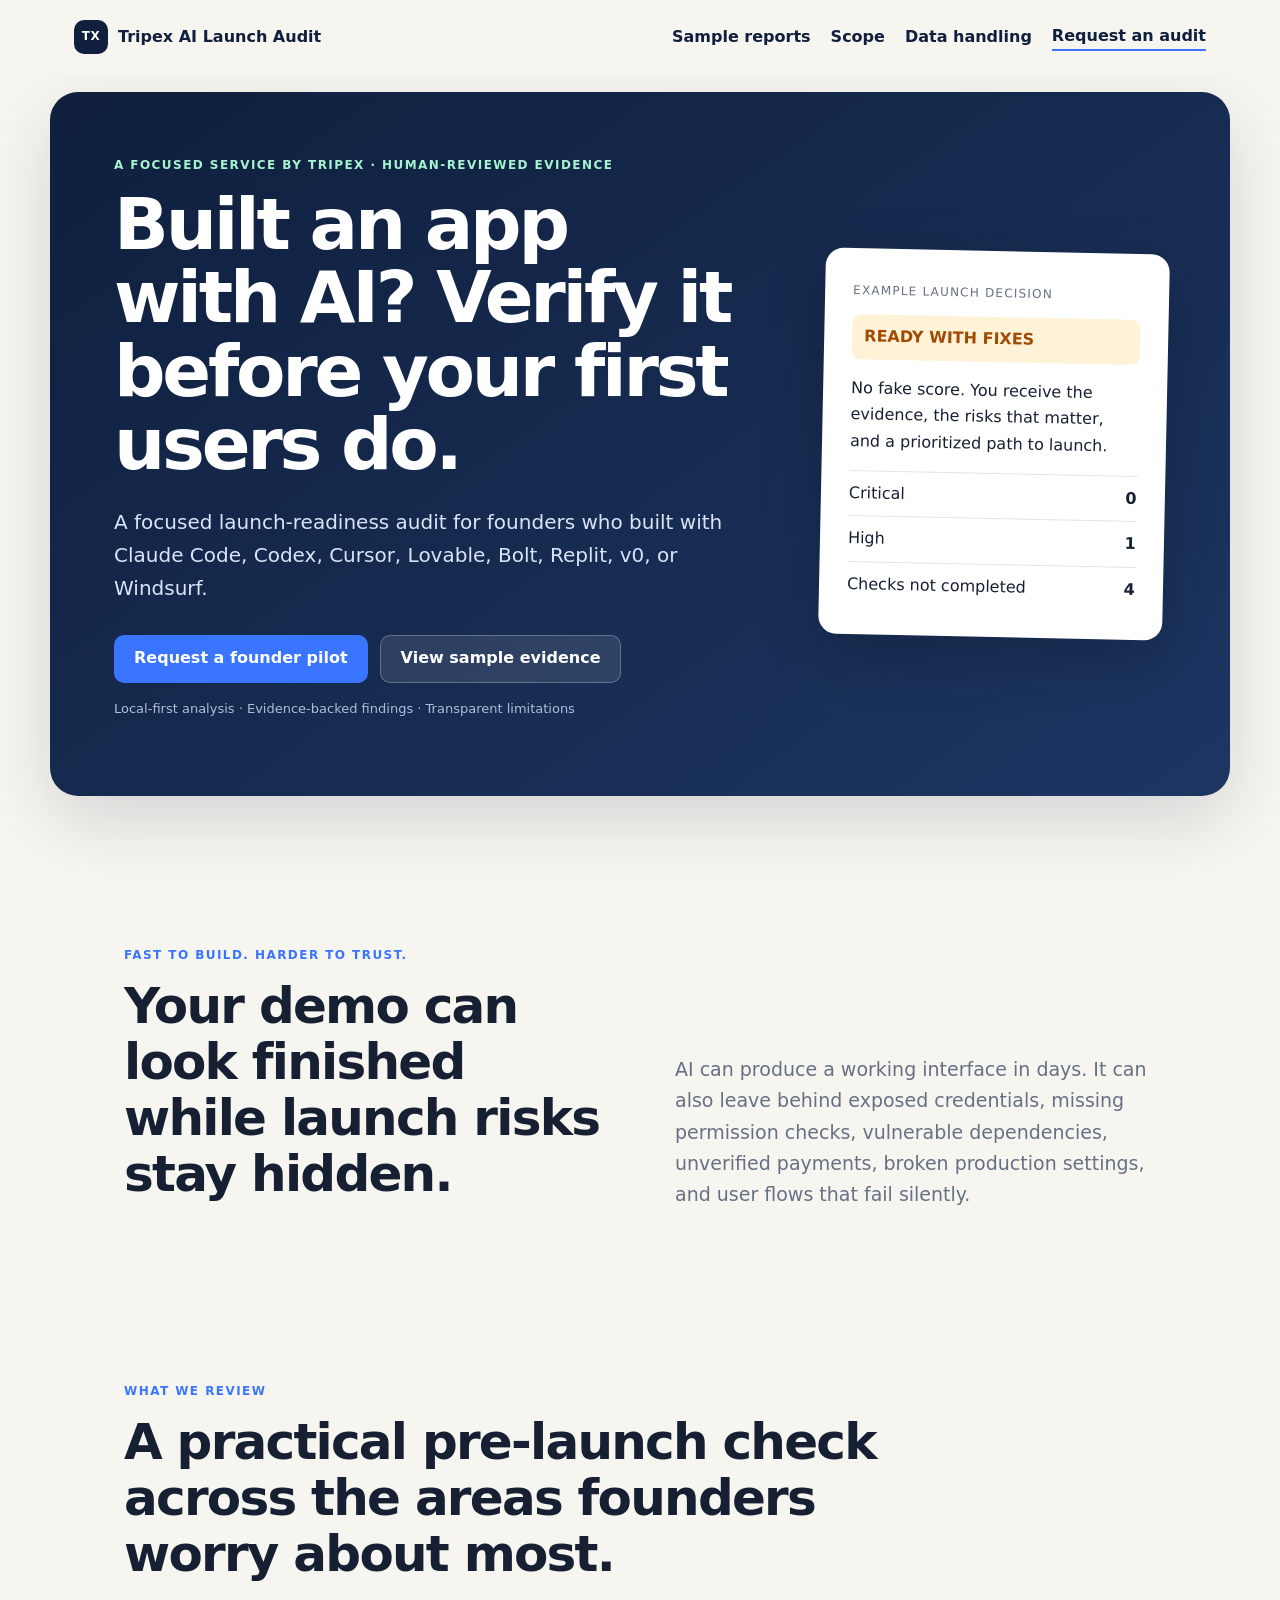
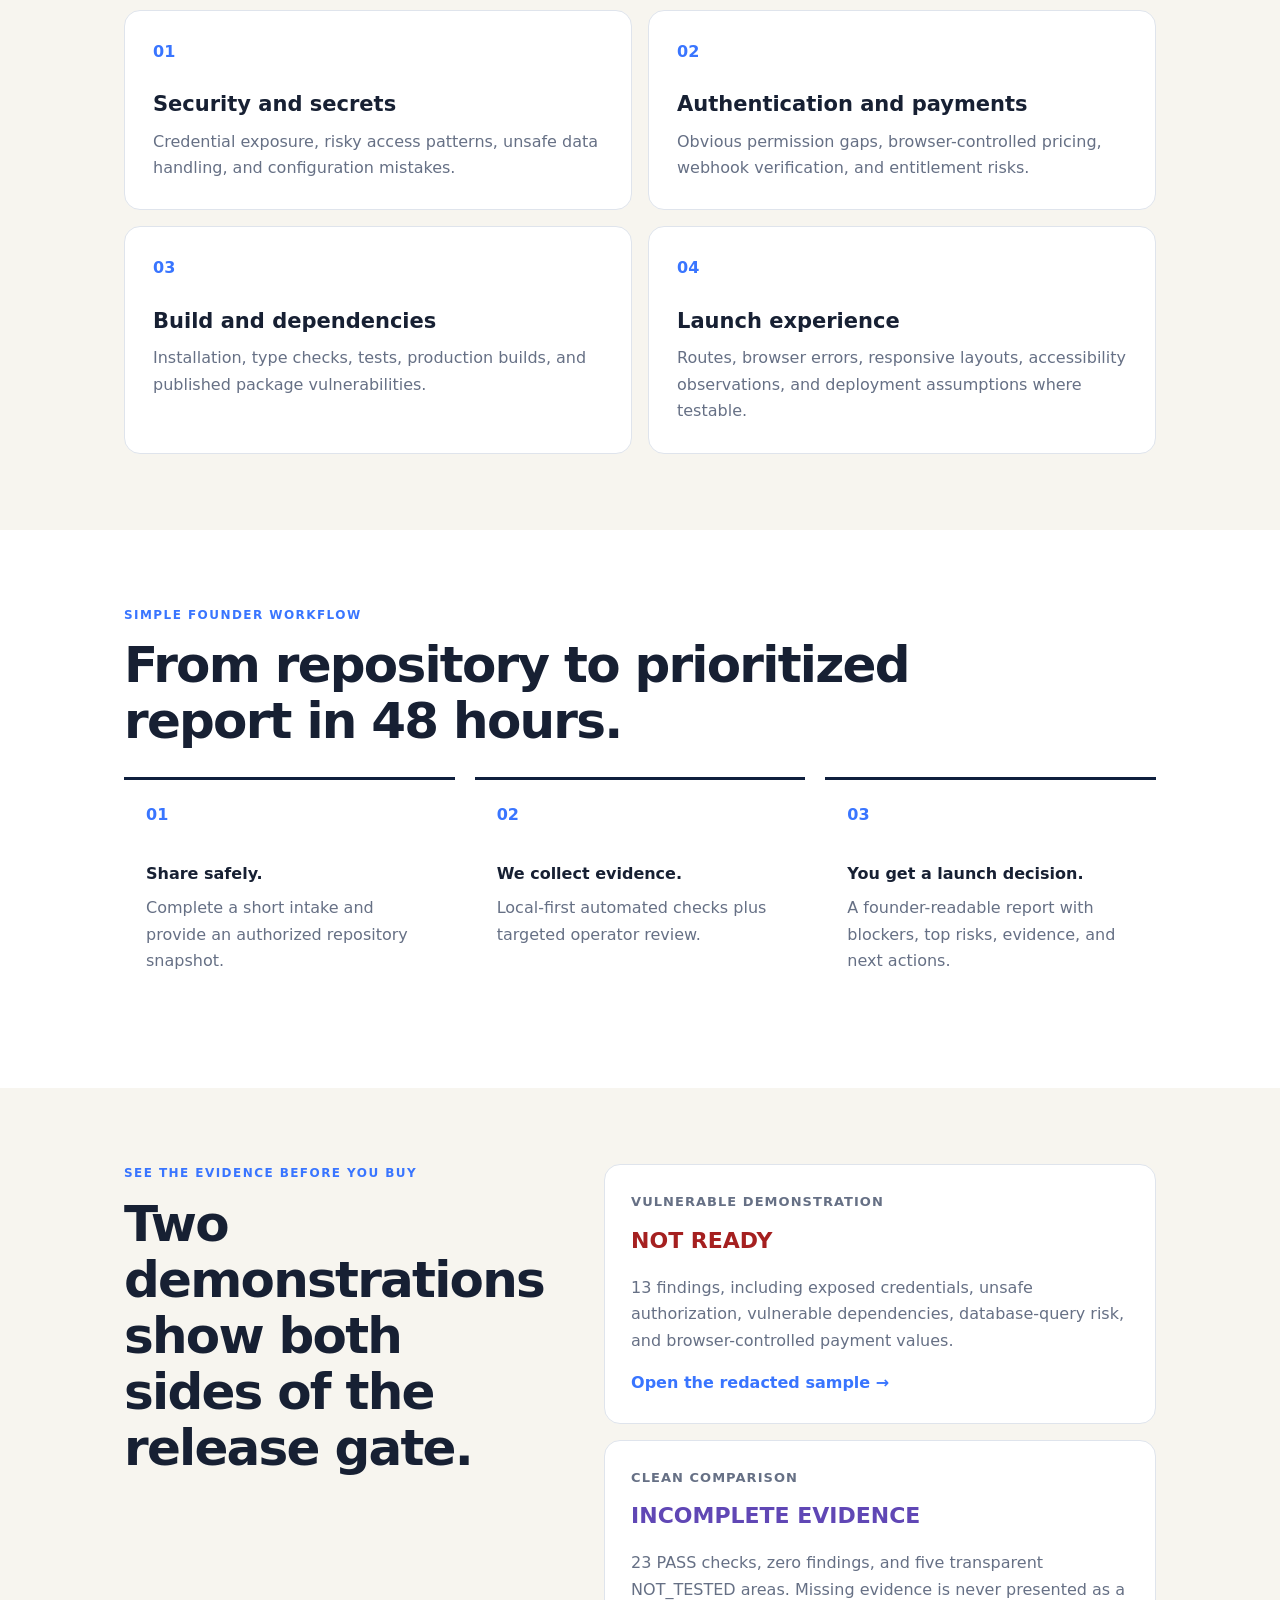
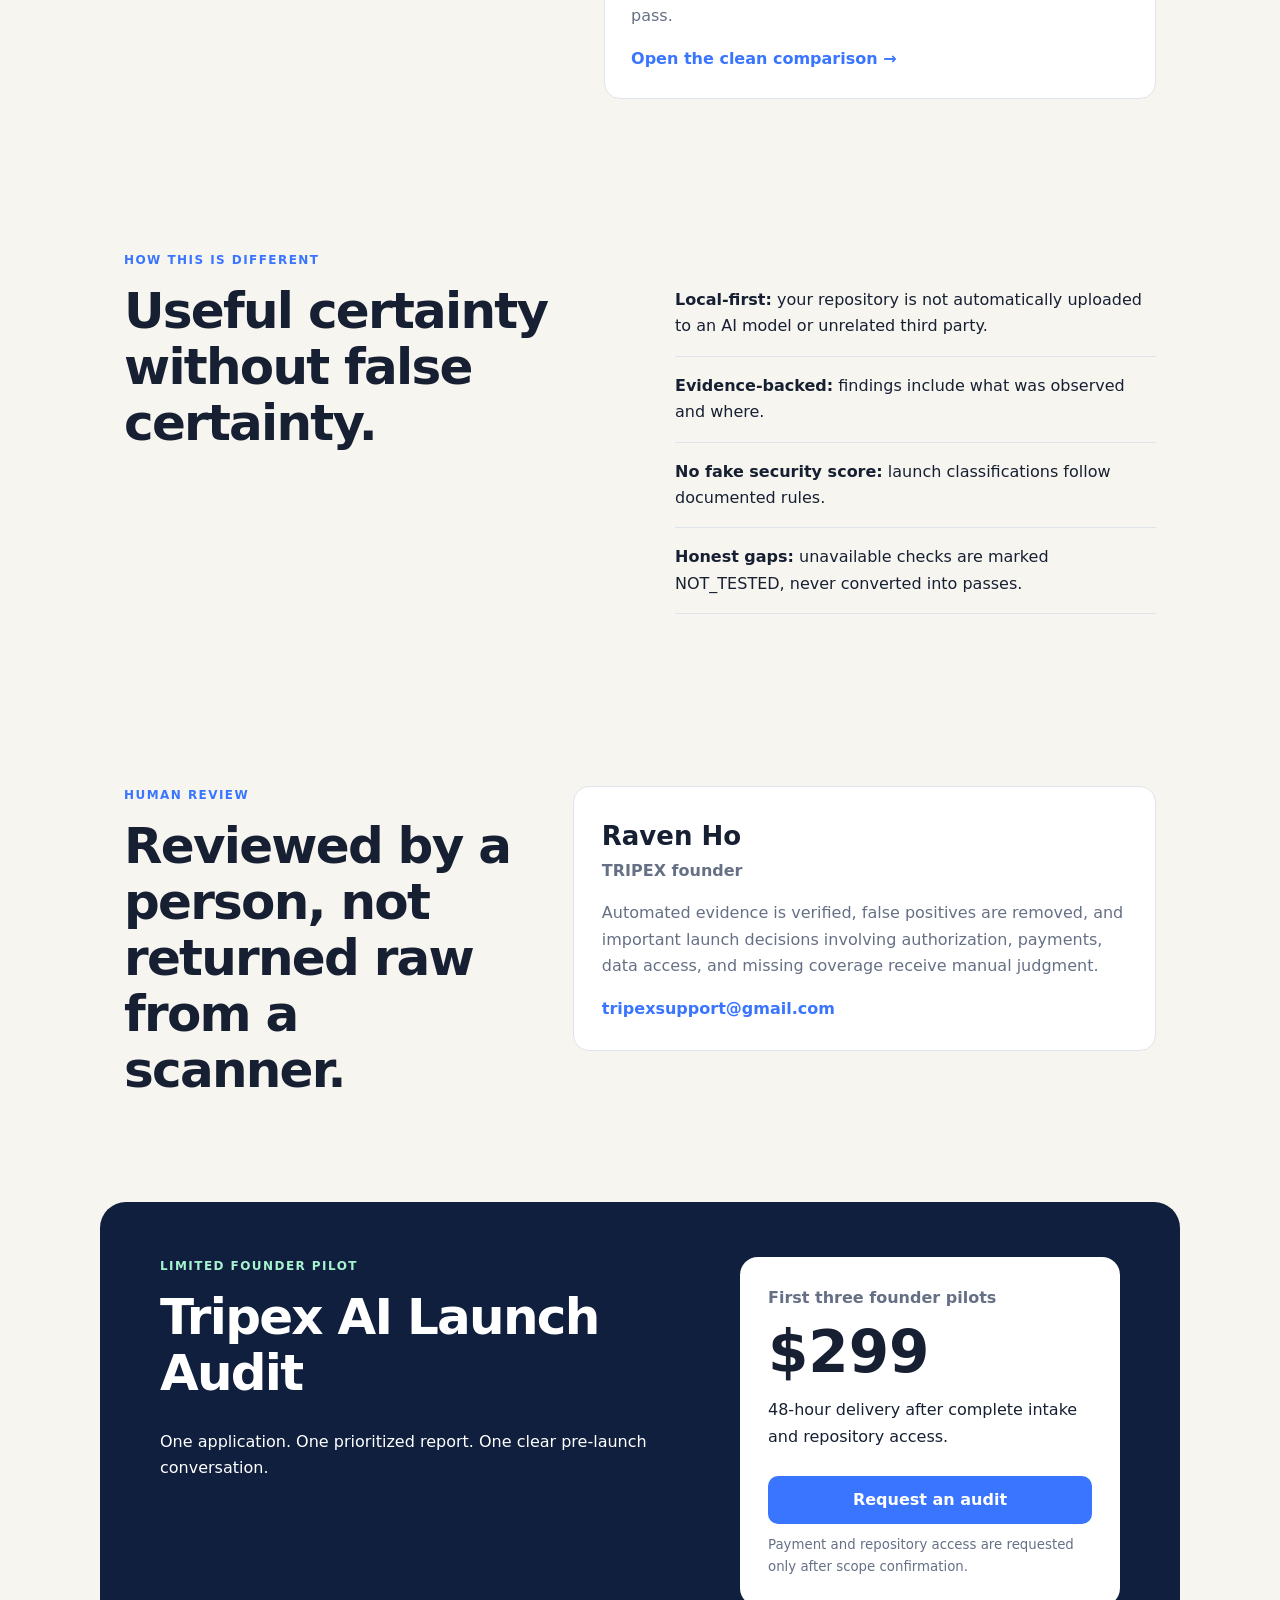
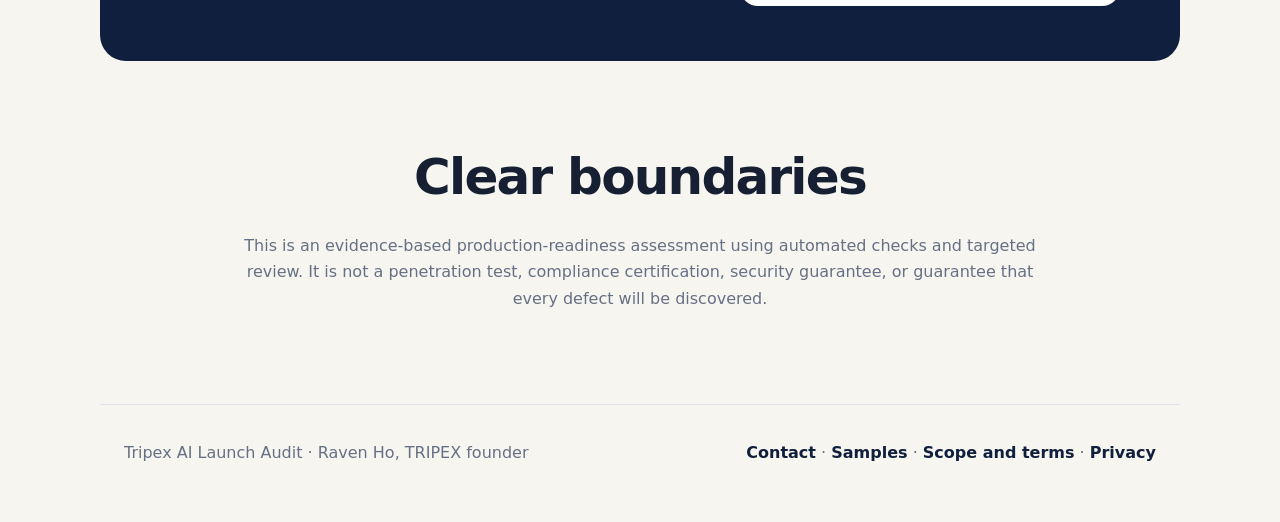
<file: index.html>
<!doctype html>
<html lang="en">
<head>
  <meta charset="utf-8">
  <meta name="viewport" content="width=device-width, initial-scale=1">
  <meta name="description" content="Evidence-based launch readiness audits for AI-built web applications.">
  <title>Tripex AI Launch Audit — Founder Pilot</title>
  <link rel="stylesheet" href="styles.css">
  <link rel="stylesheet" href="site-enhancements.css">
</head>
<body>
  <header class="site-header">
    <a class="brand" href="#top" aria-label="Tripex AI Launch Audit home"><span class="brand-mark">TX</span> Tripex AI Launch Audit</a>
    <nav class="site-nav" aria-label="Primary navigation"><a href="samples.html">Sample reports</a><a href="scope.html">Scope</a><a href="privacy.html">Data handling</a><a class="header-cta" href="#request">Request an audit</a></nav>
  </header>
  <main id="top">
    <section class="hero">
      <div class="hero-copy">
        <p class="eyebrow">A focused service by Tripex · human-reviewed evidence</p>
        <h1>Built an app with AI? Verify it before your first users do.</h1>
        <p class="lede">A focused launch-readiness audit for founders who built with Claude Code, Codex, Cursor, Lovable, Bolt, Replit, v0, or Windsurf.</p>
        <div class="hero-actions">
          <a class="button primary" href="#request">Request a founder pilot</a>
          <a class="button secondary" href="samples.html">View sample evidence</a>
        </div>
        <p class="micro">Local-first analysis · Evidence-backed findings · Transparent limitations</p>
      </div>
      <aside class="decision-card" aria-label="Example audit outcome">
        <span class="card-label">Example launch decision</span>
        <strong class="status">READY WITH FIXES</strong>
        <p>No fake score. You receive the evidence, the risks that matter, and a prioritized path to launch.</p>
        <div class="risk-row"><span>Critical</span><b>0</b></div>
        <div class="risk-row"><span>High</span><b>1</b></div>
        <div class="risk-row"><span>Checks not completed</span><b>4</b></div>
      </aside>
    </section>

    <section class="problem section">
      <div>
        <p class="eyebrow">Fast to build. Harder to trust.</p>
        <h2>Your demo can look finished while launch risks stay hidden.</h2>
      </div>
      <p>AI can produce a working interface in days. It can also leave behind exposed credentials, missing permission checks, vulnerable dependencies, unverified payments, broken production settings, and user flows that fail silently.</p>
    </section>

    <section id="what-you-get" class="section">
      <p class="eyebrow">What we review</p>
      <h2>A practical pre-launch check across the areas founders worry about most.</h2>
      <div class="feature-grid">
        <article><span>01</span><h3>Security and secrets</h3><p>Credential exposure, risky access patterns, unsafe data handling, and configuration mistakes.</p></article>
        <article><span>02</span><h3>Authentication and payments</h3><p>Obvious permission gaps, browser-controlled pricing, webhook verification, and entitlement risks.</p></article>
        <article><span>03</span><h3>Build and dependencies</h3><p>Installation, type checks, tests, production builds, and published package vulnerabilities.</p></article>
        <article><span>04</span><h3>Launch experience</h3><p>Routes, browser errors, responsive layouts, accessibility observations, and deployment assumptions where testable.</p></article>
      </div>
    </section>

    <section class="section process">
      <p class="eyebrow">Simple founder workflow</p>
      <h2>From repository to prioritized report in 48 hours.</h2>
      <ol>
        <li><b>Share safely.</b><span>Complete a short intake and provide an authorized repository snapshot.</span></li>
        <li><b>We collect evidence.</b><span>Local-first automated checks plus targeted operator review.</span></li>
        <li><b>You get a launch decision.</b><span>A founder-readable report with blockers, top risks, evidence, and next actions.</span></li>
      </ol>
    </section>

    <section class="section proof">
      <div><p class="eyebrow">See the evidence before you buy</p><h2>Two demonstrations show both sides of the release gate.</h2></div>
      <div class="proof-grid">
        <article class="proof-card bad"><span>Vulnerable demonstration</span><strong>NOT READY</strong><p>13 findings, including exposed credentials, unsafe authorization, vulnerable dependencies, database-query risk, and browser-controlled payment values.</p><a href="sample-vulnerable.html">Open the redacted sample →</a></article>
        <article class="proof-card neutral"><span>Clean comparison</span><strong>INCOMPLETE EVIDENCE</strong><p>23 PASS checks, zero findings, and five transparent NOT_TESTED areas. Missing evidence is never presented as a pass.</p><a href="sample-clean.html">Open the clean comparison →</a></article>
      </div>
    </section>

    <section class="section trust">
      <div><p class="eyebrow">How this is different</p><h2>Useful certainty without false certainty.</h2></div>
      <ul>
        <li><b>Local-first:</b> your repository is not automatically uploaded to an AI model or unrelated third party.</li>
        <li><b>Evidence-backed:</b> findings include what was observed and where.</li>
        <li><b>No fake security score:</b> launch classifications follow documented rules.</li>
        <li><b>Honest gaps:</b> unavailable checks are marked NOT_TESTED, never converted into passes.</li>
      </ul>
    </section>

    <section class="section reviewer">
      <div><p class="eyebrow">Human review</p><h2>Reviewed by a person, not returned raw from a scanner.</h2></div>
      <div class="reviewer-card"><strong>Raven Ho</strong><span>TRIPEX founder</span><p>Automated evidence is verified, false positives are removed, and important launch decisions involving authorization, payments, data access, and missing coverage receive manual judgment.</p><a href="mailto:tripexsupport@gmail.com">tripexsupport@gmail.com</a></div>
    </section>

    <section id="request" class="offer section">
      <div>
        <p class="eyebrow">Limited founder pilot</p>
        <h2>Tripex AI Launch Audit</h2>
        <p>One application. One prioritized report. One clear pre-launch conversation.</p>
      </div>
      <div class="price-card">
        <span>First three founder pilots</span>
        <strong>$299</strong>
        <p>48-hour delivery after complete intake and repository access.</p>
        <a class="button primary" href="mailto:tripexsupport@gmail.com?subject=Tripex%20AI%20Launch%20Audit%20Pilot">Request an audit</a>
        <small>Payment and repository access are requested only after scope confirmation.</small>
      </div>
    </section>

    <section class="limitations section">
      <h2>Clear boundaries</h2>
      <p>This is an evidence-based production-readiness assessment using automated checks and targeted review. It is not a penetration test, compliance certification, security guarantee, or guarantee that every defect will be discovered.</p>
    </section>
  </main>
  <footer><span>Tripex AI Launch Audit · Raven Ho, TRIPEX founder</span><span><a href="mailto:tripexsupport@gmail.com">Contact</a> · <a href="samples.html">Samples</a> · <a href="scope.html">Scope and terms</a> · <a href="privacy.html">Privacy</a></span></footer>
</body>
</html>
</file>
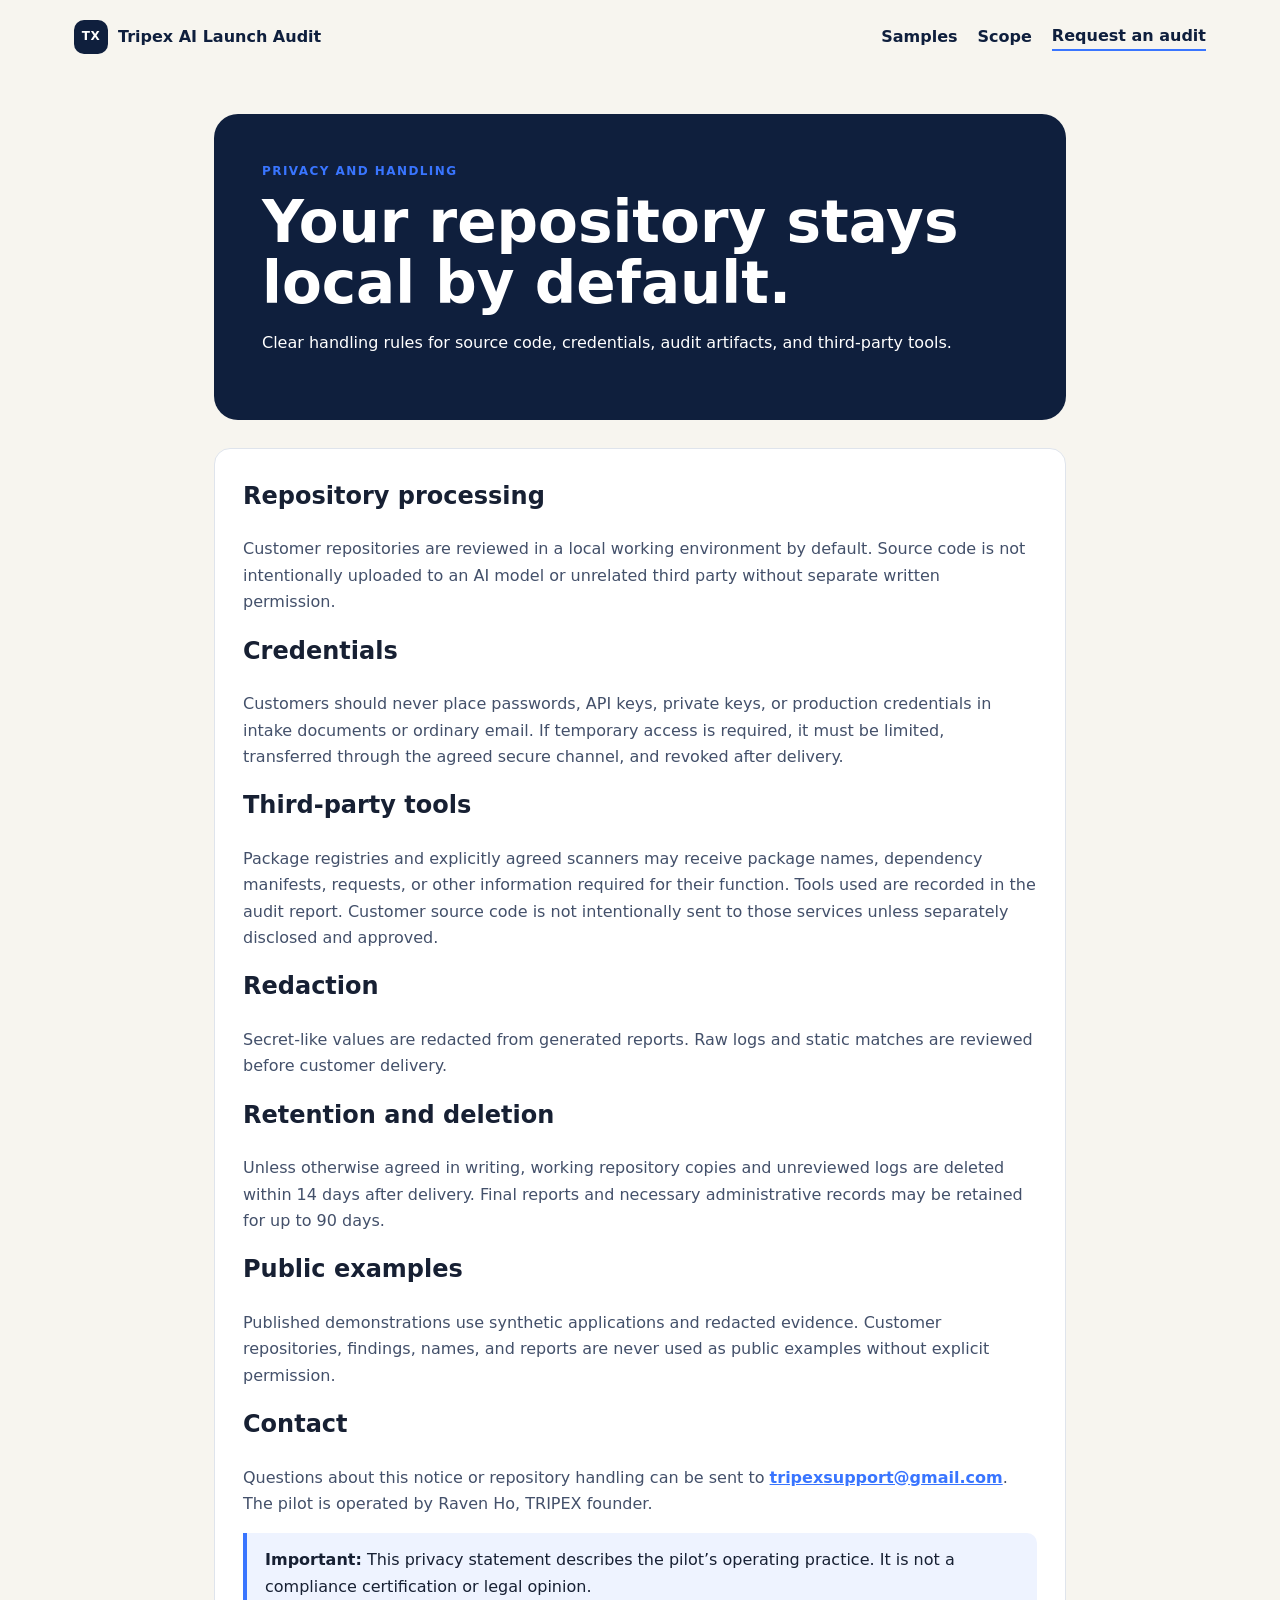
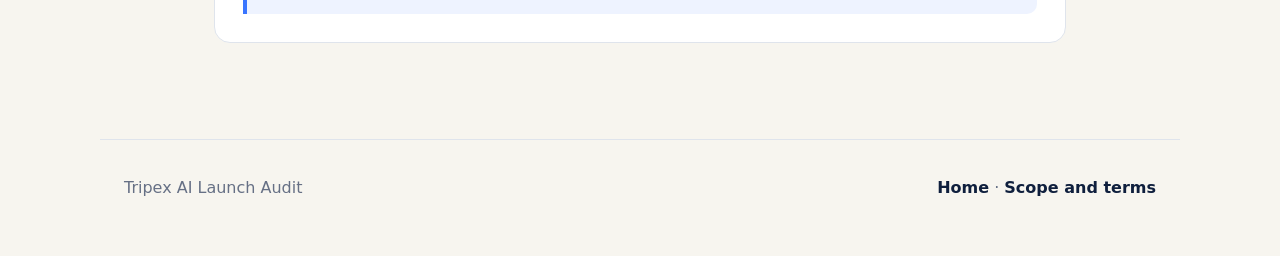
<file: privacy.html>
<!doctype html><html lang="en"><head><meta charset="utf-8"><meta name="viewport" content="width=device-width,initial-scale=1"><meta name="description" content="Privacy and repository data-handling practices for the Tripex AI Launch Audit."><title>Privacy and Data Handling — Tripex AI Launch Audit</title><link rel="stylesheet" href="styles.css"><link rel="stylesheet" href="site-enhancements.css"></head><body>
<header class="site-header"><a class="brand" href="index.html"><span class="brand-mark">TX</span> Tripex AI Launch Audit</a><nav class="site-nav"><a href="samples.html">Samples</a><a href="scope.html">Scope</a><a class="header-cta" href="index.html#request">Request an audit</a></nav></header>
<main class="page-shell"><section class="page-hero"><p class="eyebrow">Privacy and handling</p><h1>Your repository stays local by default.</h1><p>Clear handling rules for source code, credentials, audit artifacts, and third-party tools.</p></section>
<section class="page-card"><h2>Repository processing</h2><p>Customer repositories are reviewed in a local working environment by default. Source code is not intentionally uploaded to an AI model or unrelated third party without separate written permission.</p><h2>Credentials</h2><p>Customers should never place passwords, API keys, private keys, or production credentials in intake documents or ordinary email. If temporary access is required, it must be limited, transferred through the agreed secure channel, and revoked after delivery.</p><h2>Third-party tools</h2><p>Package registries and explicitly agreed scanners may receive package names, dependency manifests, requests, or other information required for their function. Tools used are recorded in the audit report. Customer source code is not intentionally sent to those services unless separately disclosed and approved.</p><h2>Redaction</h2><p>Secret-like values are redacted from generated reports. Raw logs and static matches are reviewed before customer delivery.</p><h2>Retention and deletion</h2><p>Unless otherwise agreed in writing, working repository copies and unreviewed logs are deleted within 14 days after delivery. Final reports and necessary administrative records may be retained for up to 90 days.</p><h2>Public examples</h2><p>Published demonstrations use synthetic applications and redacted evidence. Customer repositories, findings, names, and reports are never used as public examples without explicit permission.</p><h2>Contact</h2><p>Questions about this notice or repository handling can be sent to <a href="mailto:tripexsupport@gmail.com">tripexsupport@gmail.com</a>. The pilot is operated by Raven Ho, TRIPEX founder.</p><div class="callout"><strong>Important:</strong> This privacy statement describes the pilot’s operating practice. It is not a compliance certification or legal opinion.</div></section></main>
<footer><span>Tripex AI Launch Audit</span><span><a href="index.html">Home</a> · <a href="scope.html">Scope and terms</a></span></footer></body></html>
</file>
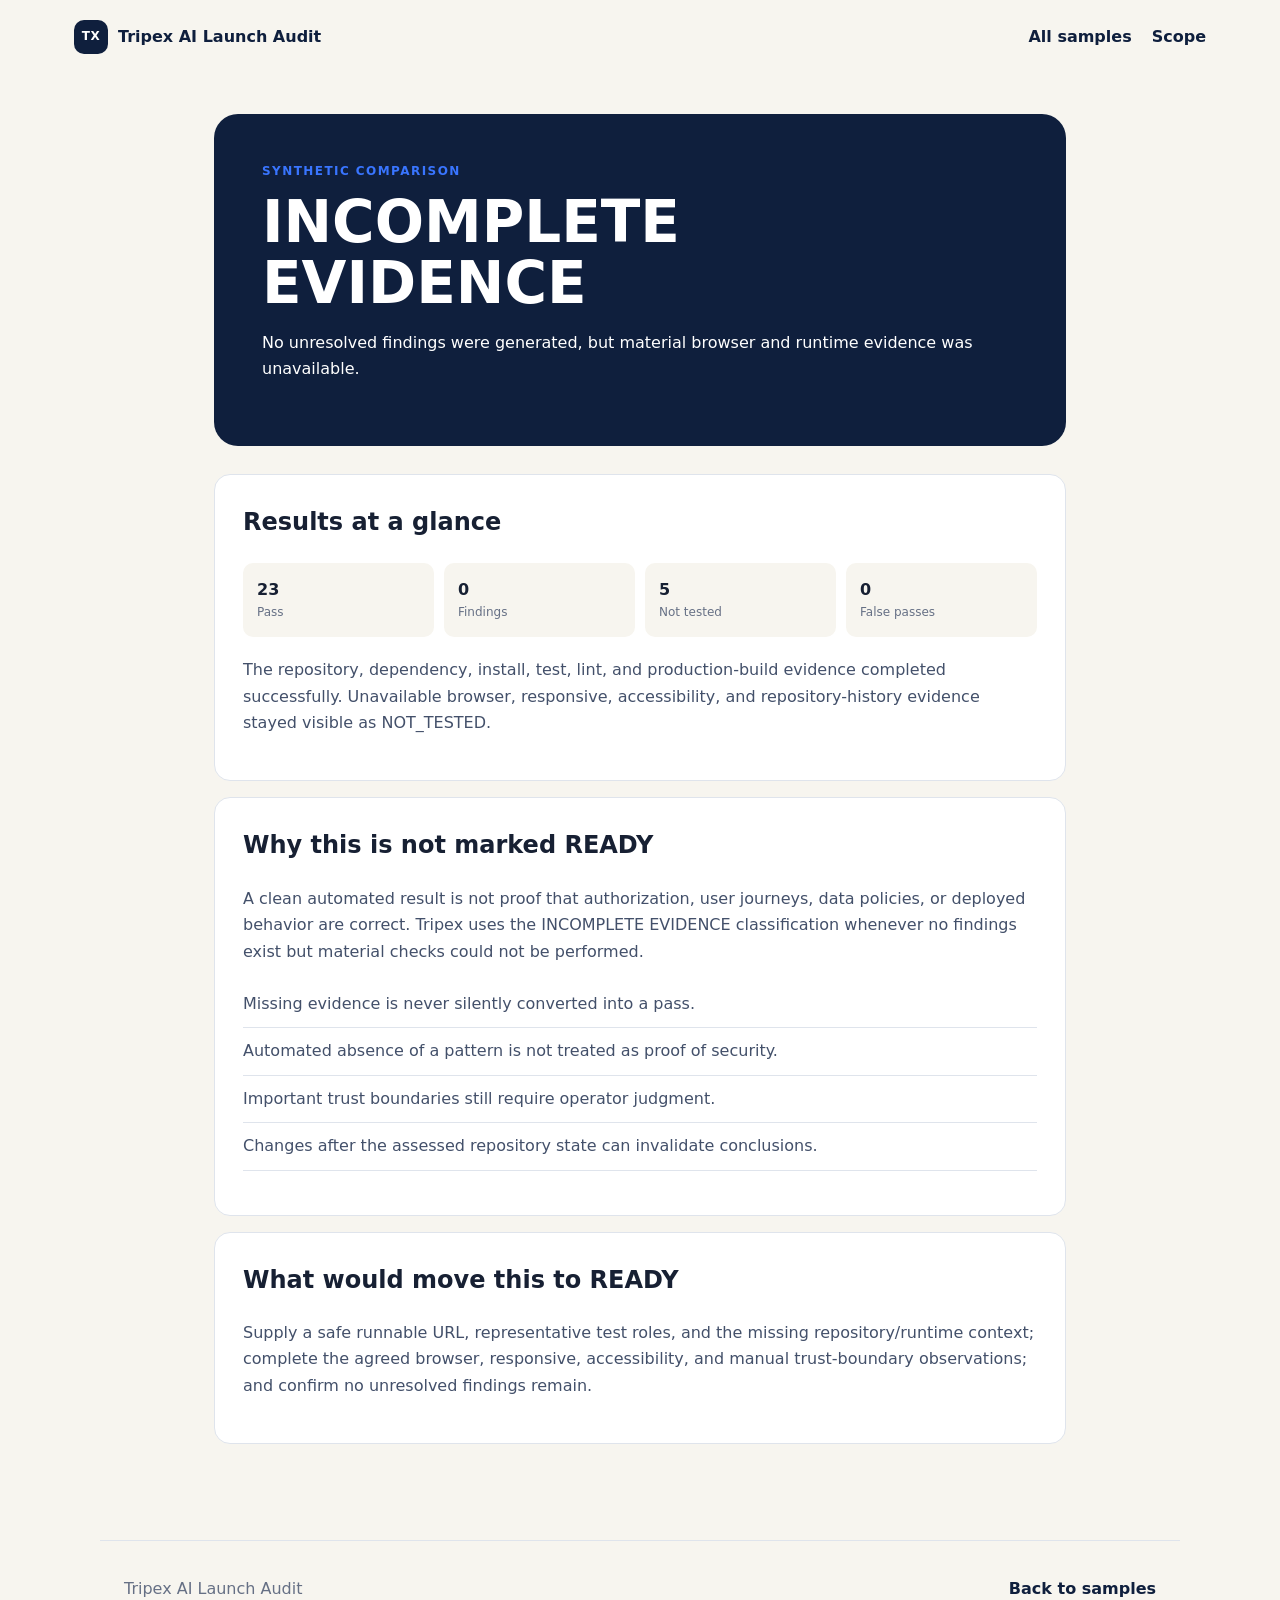
<file: sample-clean.html>
<!doctype html><html lang="en"><head><meta charset="utf-8"><meta name="viewport" content="width=device-width,initial-scale=1"><title>Clean Comparison — Tripex AI Launch Audit</title><link rel="stylesheet" href="styles.css"><link rel="stylesheet" href="site-enhancements.css"></head><body><header class="site-header"><a class="brand" href="index.html"><span class="brand-mark">TX</span> Tripex AI Launch Audit</a><nav class="site-nav"><a href="samples.html">All samples</a><a href="scope.html">Scope</a></nav></header><main class="page-shell"><section class="page-hero"><p class="eyebrow">Synthetic comparison</p><h1>INCOMPLETE EVIDENCE</h1><p>No unresolved findings were generated, but material browser and runtime evidence was unavailable.</p></section><section class="page-card"><h2>Results at a glance</h2><div class="summary-row"><div><strong>23</strong><span>Pass</span></div><div><strong>0</strong><span>Findings</span></div><div><strong>5</strong><span>Not tested</span></div><div><strong>0</strong><span>False passes</span></div></div><p>The repository, dependency, install, test, lint, and production-build evidence completed successfully. Unavailable browser, responsive, accessibility, and repository-history evidence stayed visible as NOT_TESTED.</p></section><section class="page-card"><h2>Why this is not marked READY</h2><p>A clean automated result is not proof that authorization, user journeys, data policies, or deployed behavior are correct. Tripex uses the INCOMPLETE EVIDENCE classification whenever no findings exist but material checks could not be performed.</p><ul class="check-list"><li>Missing evidence is never silently converted into a pass.</li><li>Automated absence of a pattern is not treated as proof of security.</li><li>Important trust boundaries still require operator judgment.</li><li>Changes after the assessed repository state can invalidate conclusions.</li></ul></section><section class="page-card"><h2>What would move this to READY</h2><p>Supply a safe runnable URL, representative test roles, and the missing repository/runtime context; complete the agreed browser, responsive, accessibility, and manual trust-boundary observations; and confirm no unresolved findings remain.</p></section></main><footer><span>Tripex AI Launch Audit</span><span><a href="samples.html">Back to samples</a></span></footer></body></html>
</file>
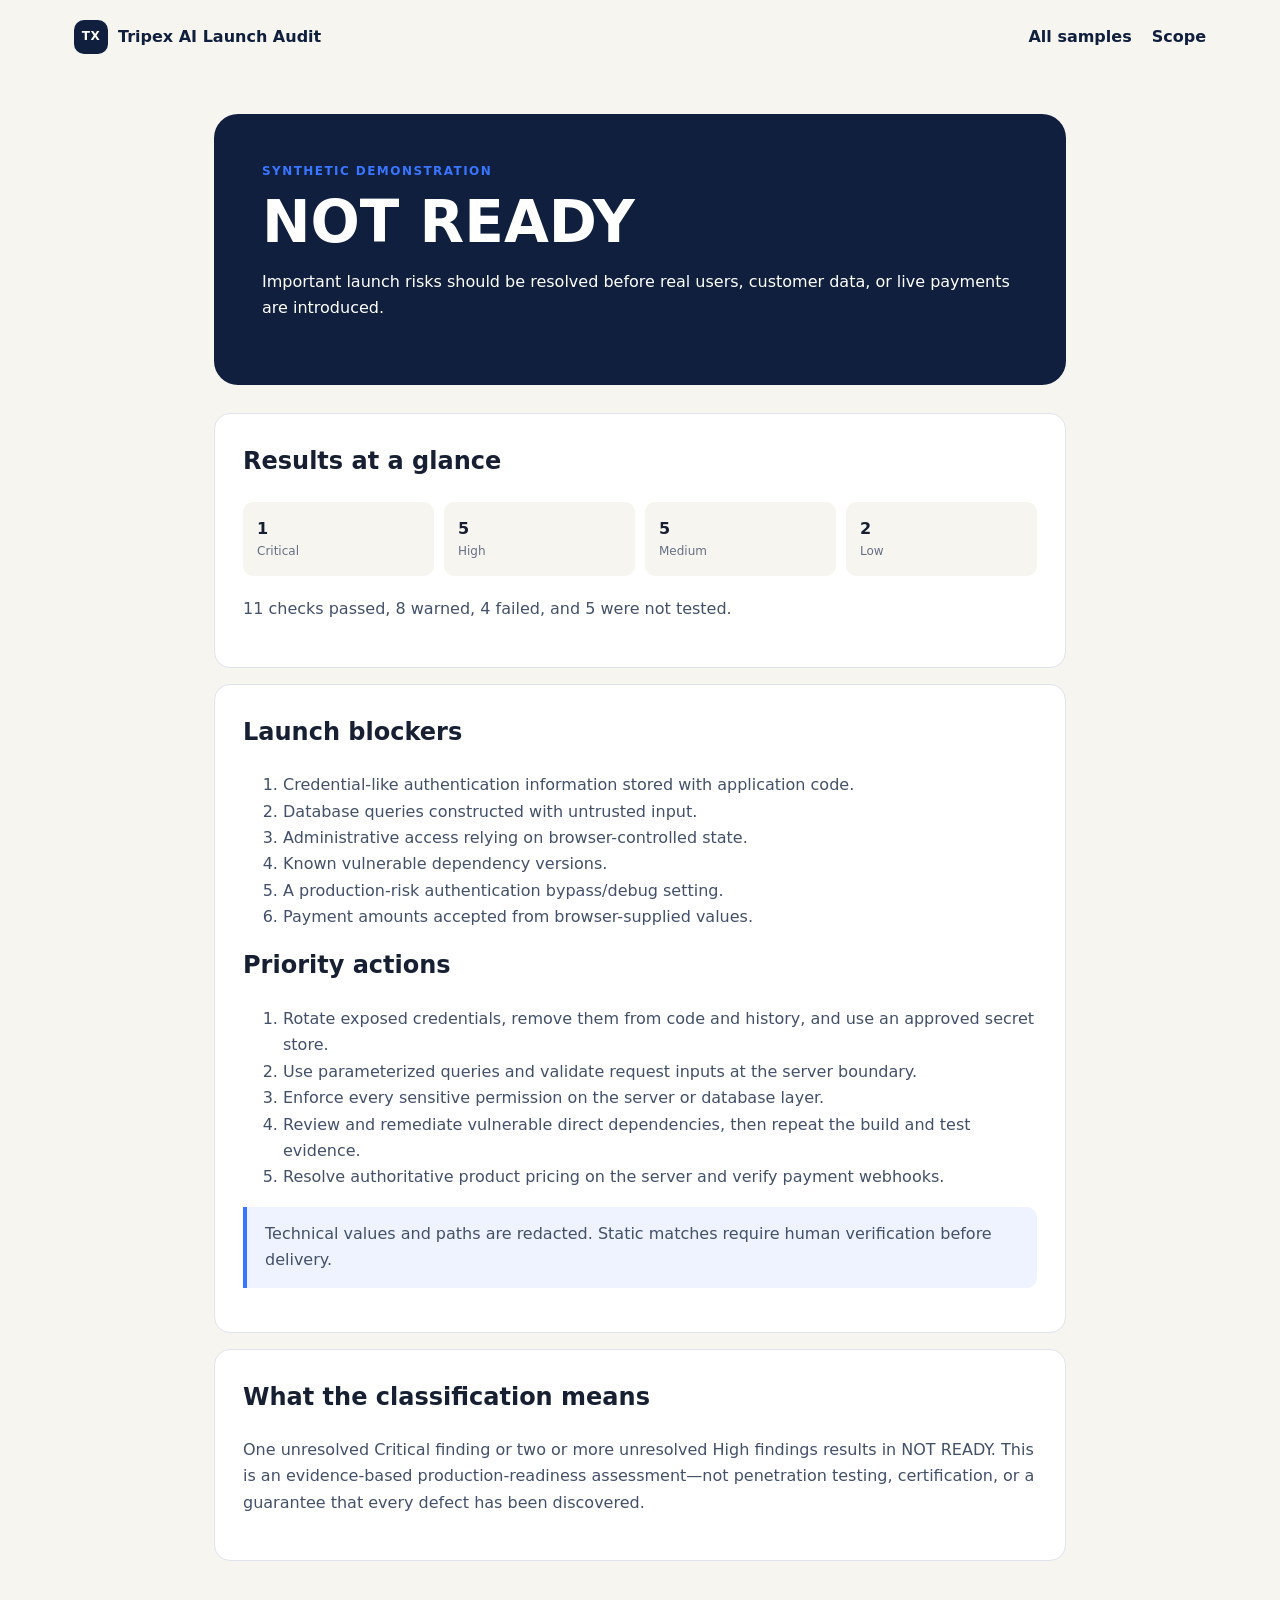
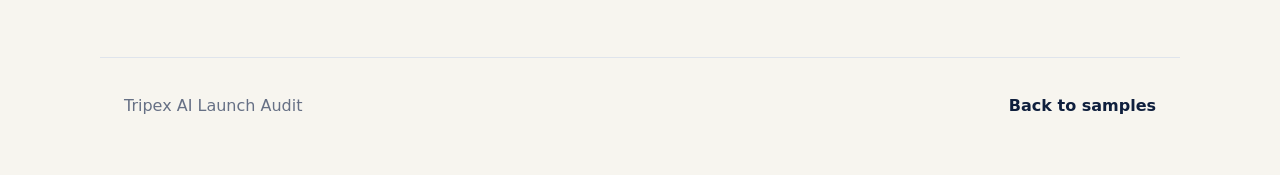
<file: sample-vulnerable.html>
<!doctype html><html lang="en"><head><meta charset="utf-8"><meta name="viewport" content="width=device-width,initial-scale=1"><title>Vulnerable Sample — Tripex AI Launch Audit</title><link rel="stylesheet" href="styles.css"><link rel="stylesheet" href="site-enhancements.css"></head><body><header class="site-header"><a class="brand" href="index.html"><span class="brand-mark">TX</span> Tripex AI Launch Audit</a><nav class="site-nav"><a href="samples.html">All samples</a><a href="scope.html">Scope</a></nav></header><main class="page-shell"><section class="page-hero"><p class="eyebrow">Synthetic demonstration</p><h1>NOT READY</h1><p>Important launch risks should be resolved before real users, customer data, or live payments are introduced.</p></section><section class="page-card"><h2>Results at a glance</h2><div class="summary-row"><div><strong>1</strong><span>Critical</span></div><div><strong>5</strong><span>High</span></div><div><strong>5</strong><span>Medium</span></div><div><strong>2</strong><span>Low</span></div></div><p>11 checks passed, 8 warned, 4 failed, and 5 were not tested.</p></section><section class="page-card"><h2>Launch blockers</h2><ol><li>Credential-like authentication information stored with application code.</li><li>Database queries constructed with untrusted input.</li><li>Administrative access relying on browser-controlled state.</li><li>Known vulnerable dependency versions.</li><li>A production-risk authentication bypass/debug setting.</li><li>Payment amounts accepted from browser-supplied values.</li></ol><h2>Priority actions</h2><ol><li>Rotate exposed credentials, remove them from code and history, and use an approved secret store.</li><li>Use parameterized queries and validate request inputs at the server boundary.</li><li>Enforce every sensitive permission on the server or database layer.</li><li>Review and remediate vulnerable direct dependencies, then repeat the build and test evidence.</li><li>Resolve authoritative product pricing on the server and verify payment webhooks.</li></ol><p class="callout">Technical values and paths are redacted. Static matches require human verification before delivery.</p></section><section class="page-card"><h2>What the classification means</h2><p>One unresolved Critical finding or two or more unresolved High findings results in NOT READY. This is an evidence-based production-readiness assessment—not penetration testing, certification, or a guarantee that every defect has been discovered.</p></section></main><footer><span>Tripex AI Launch Audit</span><span><a href="samples.html">Back to samples</a></span></footer></body></html>
</file>
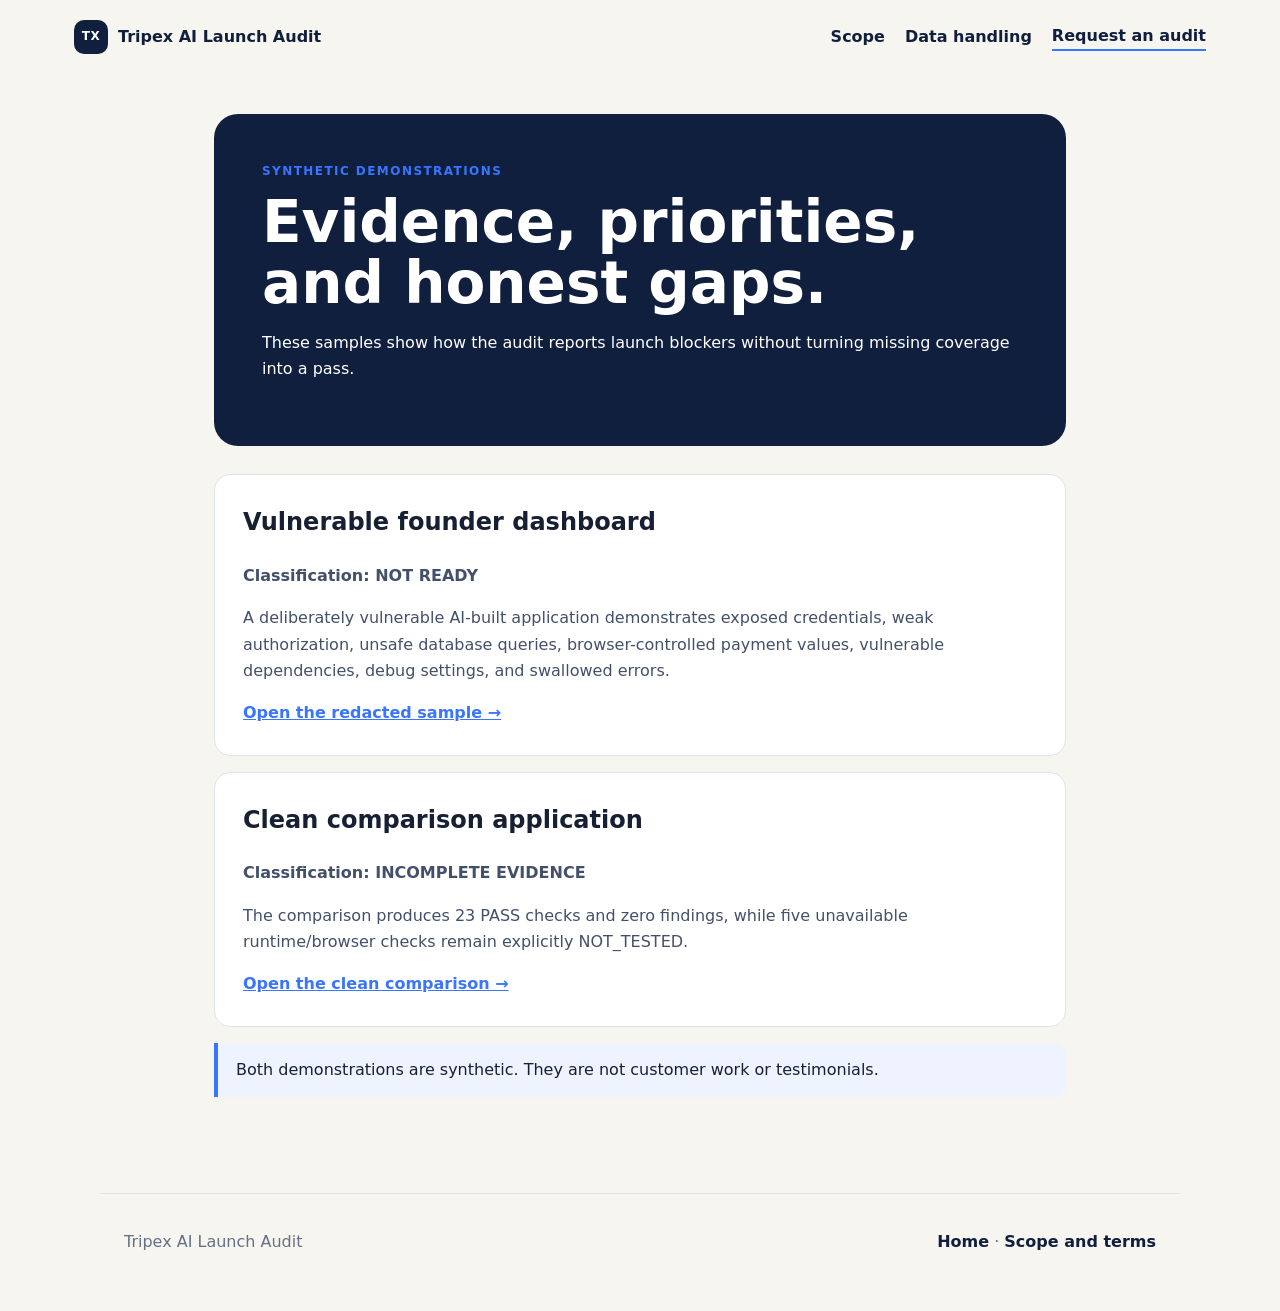
<file: samples.html>
<!doctype html><html lang="en"><head><meta charset="utf-8"><meta name="viewport" content="width=device-width,initial-scale=1"><meta name="description" content="Redacted demonstration reports from the Tripex AI Launch Audit."><title>Sample Reports — Tripex AI Launch Audit</title><link rel="stylesheet" href="styles.css"><link rel="stylesheet" href="site-enhancements.css"></head><body>
<header class="site-header"><a class="brand" href="index.html"><span class="brand-mark">TX</span> Tripex AI Launch Audit</a><nav class="site-nav"><a href="scope.html">Scope</a><a href="privacy.html">Data handling</a><a class="header-cta" href="index.html#request">Request an audit</a></nav></header>
<main class="page-shell"><section class="page-hero"><p class="eyebrow">Synthetic demonstrations</p><h1>Evidence, priorities, and honest gaps.</h1><p>These samples show how the audit reports launch blockers without turning missing coverage into a pass.</p></section>
<section class="page-card"><h2>Vulnerable founder dashboard</h2><p><strong>Classification: NOT READY</strong></p><p>A deliberately vulnerable AI-built application demonstrates exposed credentials, weak authorization, unsafe database queries, browser-controlled payment values, vulnerable dependencies, debug settings, and swallowed errors.</p><a href="sample-vulnerable.html">Open the redacted sample →</a></section>
<section class="page-card"><h2>Clean comparison application</h2><p><strong>Classification: INCOMPLETE EVIDENCE</strong></p><p>The comparison produces 23 PASS checks and zero findings, while five unavailable runtime/browser checks remain explicitly NOT_TESTED.</p><a href="sample-clean.html">Open the clean comparison →</a></section>
<p class="callout">Both demonstrations are synthetic. They are not customer work or testimonials.</p></main>
<footer><span>Tripex AI Launch Audit</span><span><a href="index.html">Home</a> · <a href="scope.html">Scope and terms</a></span></footer></body></html>
</file>
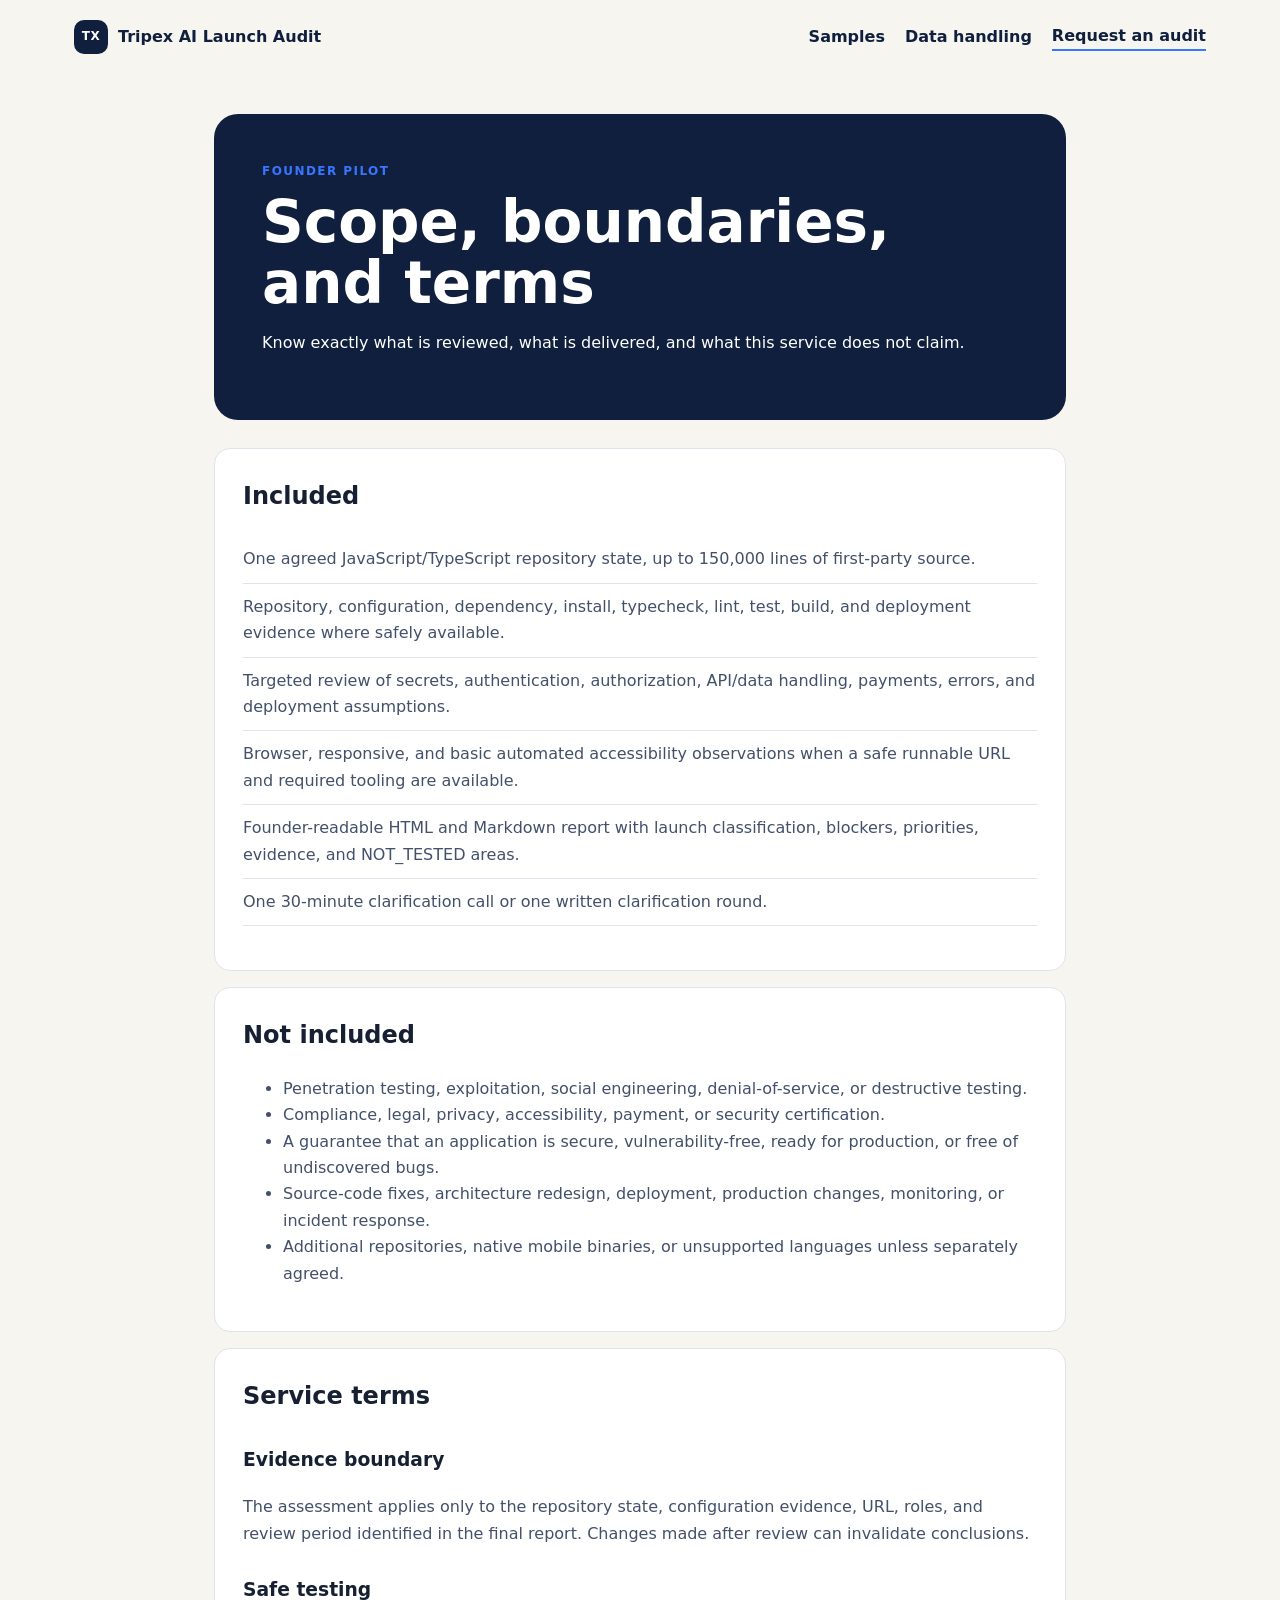
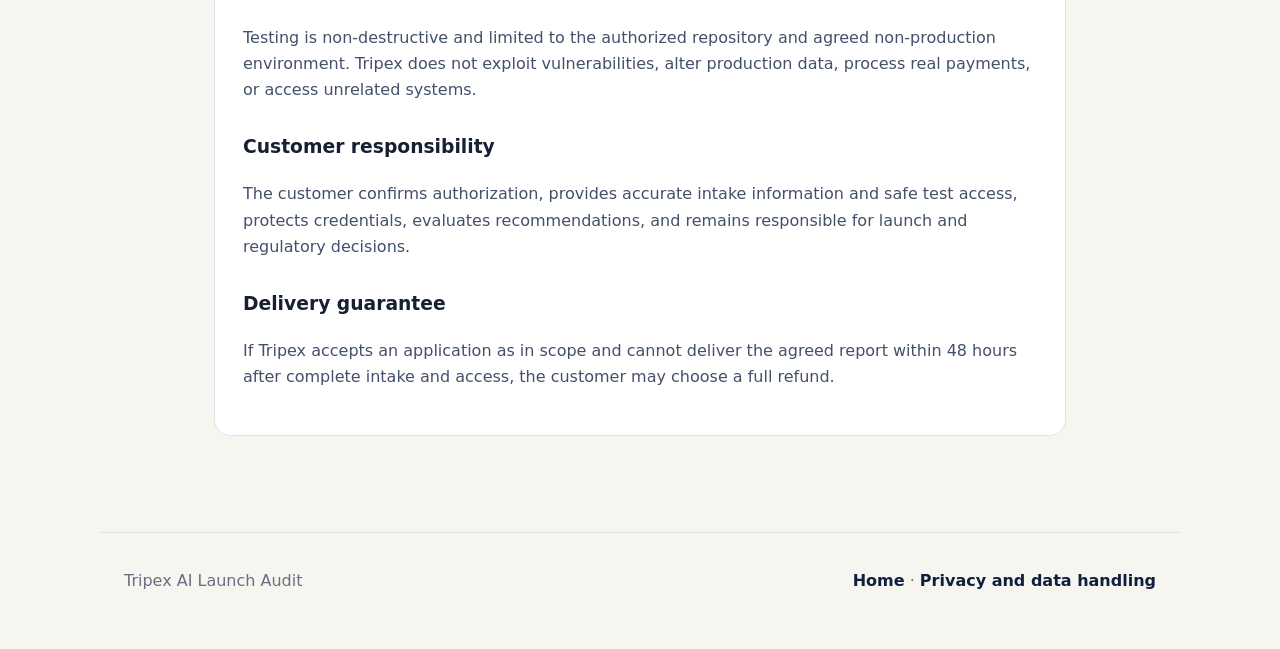
<file: scope.html>
<!doctype html><html lang="en"><head><meta charset="utf-8"><meta name="viewport" content="width=device-width,initial-scale=1"><meta name="description" content="Scope and limitations for the Tripex AI Launch Audit founder pilot."><title>Scope and Terms — Tripex AI Launch Audit</title><link rel="stylesheet" href="styles.css"><link rel="stylesheet" href="site-enhancements.css"></head><body>
<header class="site-header"><a class="brand" href="index.html"><span class="brand-mark">TX</span> Tripex AI Launch Audit</a><nav class="site-nav"><a href="samples.html">Samples</a><a href="privacy.html">Data handling</a><a class="header-cta" href="index.html#request">Request an audit</a></nav></header>
<main class="page-shell"><section class="page-hero"><p class="eyebrow">Founder pilot</p><h1>Scope, boundaries, and terms</h1><p>Know exactly what is reviewed, what is delivered, and what this service does not claim.</p></section>
<section class="page-card"><h2>Included</h2><ul class="check-list"><li>One agreed JavaScript/TypeScript repository state, up to 150,000 lines of first-party source.</li><li>Repository, configuration, dependency, install, typecheck, lint, test, build, and deployment evidence where safely available.</li><li>Targeted review of secrets, authentication, authorization, API/data handling, payments, errors, and deployment assumptions.</li><li>Browser, responsive, and basic automated accessibility observations when a safe runnable URL and required tooling are available.</li><li>Founder-readable HTML and Markdown report with launch classification, blockers, priorities, evidence, and NOT_TESTED areas.</li><li>One 30-minute clarification call or one written clarification round.</li></ul></section>
<section class="page-card"><h2>Not included</h2><ul><li>Penetration testing, exploitation, social engineering, denial-of-service, or destructive testing.</li><li>Compliance, legal, privacy, accessibility, payment, or security certification.</li><li>A guarantee that an application is secure, vulnerability-free, ready for production, or free of undiscovered bugs.</li><li>Source-code fixes, architecture redesign, deployment, production changes, monitoring, or incident response.</li><li>Additional repositories, native mobile binaries, or unsupported languages unless separately agreed.</li></ul></section>
<section class="page-card"><h2>Service terms</h2><h3>Evidence boundary</h3><p>The assessment applies only to the repository state, configuration evidence, URL, roles, and review period identified in the final report. Changes made after review can invalidate conclusions.</p><h3>Safe testing</h3><p>Testing is non-destructive and limited to the authorized repository and agreed non-production environment. Tripex does not exploit vulnerabilities, alter production data, process real payments, or access unrelated systems.</p><h3>Customer responsibility</h3><p>The customer confirms authorization, provides accurate intake information and safe test access, protects credentials, evaluates recommendations, and remains responsible for launch and regulatory decisions.</p><h3>Delivery guarantee</h3><p>If Tripex accepts an application as in scope and cannot deliver the agreed report within 48 hours after complete intake and access, the customer may choose a full refund.</p></section></main>
<footer><span>Tripex AI Launch Audit</span><span><a href="index.html">Home</a> · <a href="privacy.html">Privacy and data handling</a></span></footer></body></html>
</file>
<file: styles.css>
:root{--navy:#0f1f3d;--navy-2:#1d3662;--blue:#3975ff;--mint:#a7f3d0;--cream:#f7f5ef;--white:#fff;--ink:#172033;--muted:#667085;--line:#dfe4ec;--shadow:0 24px 70px rgba(15,31,61,.15)}*{box-sizing:border-box}html{scroll-behavior:smooth}body{margin:0;background:var(--cream);color:var(--ink);font:16px/1.65 Inter,ui-sans-serif,system-ui,-apple-system,"Segoe UI",sans-serif}.site-header{height:74px;display:flex;align-items:center;justify-content:space-between;max-width:1180px;margin:auto;padding:0 24px}.brand{display:flex;align-items:center;gap:10px;color:var(--navy);font-weight:800;text-decoration:none}.brand-mark{display:grid;place-items:center;width:34px;height:34px;border-radius:10px;background:var(--navy);color:#fff;font-size:12px;letter-spacing:.05em}.header-cta{color:var(--navy);font-weight:750;text-decoration:none;border-bottom:2px solid var(--blue)}main{overflow:hidden}.hero{max-width:1180px;margin:18px auto 74px;padding:64px;display:grid;grid-template-columns:1.3fr .7fr;gap:70px;align-items:center;background:linear-gradient(145deg,var(--navy),var(--navy-2));border-radius:28px;color:#fff;box-shadow:var(--shadow)}.hero h1{font-size:clamp(42px,6vw,72px);line-height:1.02;letter-spacing:-.045em;margin:12px 0 24px;max-width:850px}.eyebrow{margin:0;text-transform:uppercase;letter-spacing:.12em;font-size:12px;font-weight:850;color:var(--blue)}.hero .eyebrow{color:var(--mint)}.lede{font-size:20px;color:#d9e4f7;max-width:720px}.hero-actions{display:flex;gap:12px;flex-wrap:wrap;margin:30px 0 15px}.button{display:inline-flex;align-items:center;justify-content:center;min-height:48px;padding:0 20px;border-radius:10px;text-decoration:none;font-weight:800}.primary{background:var(--blue);color:#fff}.secondary{background:rgba(255,255,255,.1);border:1px solid rgba(255,255,255,.25);color:#fff}.micro{font-size:13px;color:#aebfda}.decision-card{background:#fff;color:var(--ink);padding:28px;border-radius:18px;transform:rotate(1.2deg);box-shadow:0 20px 60px rgba(0,0,0,.2)}.card-label{font-size:12px;text-transform:uppercase;letter-spacing:.1em;color:var(--muted)}.status{display:block;color:#a04b00;background:#fff2d6;border-radius:9px;padding:9px 12px;margin:12px 0}.risk-row{display:flex;justify-content:space-between;border-top:1px solid var(--line);padding:9px 0}.section{max-width:1080px;margin:0 auto;padding:76px 24px}.section h2{font-size:clamp(31px,4vw,50px);line-height:1.12;letter-spacing:-.035em;margin:12px 0 28px;max-width:840px}.problem{display:grid;grid-template-columns:1fr 1fr;gap:70px;align-items:end}.problem>p{font-size:19px;color:var(--muted)}.feature-grid{display:grid;grid-template-columns:repeat(2,1fr);gap:16px}.feature-grid article{background:#fff;border:1px solid var(--line);padding:28px;border-radius:16px}.feature-grid article span{color:var(--blue);font-weight:850}.feature-grid h3{font-size:21px;margin:22px 0 7px}.feature-grid p{margin:0;color:var(--muted)}.process{background:#fff;max-width:none;padding-left:max(24px,calc((100vw - 1032px)/2));padding-right:max(24px,calc((100vw - 1032px)/2))}.process ol{padding:0;list-style:none;display:grid;grid-template-columns:repeat(3,1fr);gap:20px;counter-reset:step}.process li{counter-increment:step;padding:22px;border-top:3px solid var(--navy)}.process li:before{content:"0" counter(step);display:block;color:var(--blue);font-weight:850;margin-bottom:32px}.process b,.process span{display:block}.process span{color:var(--muted);margin-top:8px}.trust{display:grid;grid-template-columns:1fr 1fr;gap:70px}.trust ul{list-style:none;padding:0;margin:20px 0}.trust li{padding:16px 0;border-bottom:1px solid var(--line)}.offer{display:grid;grid-template-columns:1fr 380px;gap:70px;background:var(--navy);color:#fff;border-radius:26px;padding:55px 60px}.offer .eyebrow{color:var(--mint)}.price-card{background:#fff;color:var(--ink);border-radius:18px;padding:28px}.price-card>span{color:var(--muted);font-weight:700}.price-card strong{display:block;font-size:58px;line-height:1;margin:12px 0}.price-card .button{width:100%;margin:10px 0}.price-card small{display:block;color:var(--muted)}.limitations{text-align:center;max-width:850px}.limitations h2{margin-left:auto;margin-right:auto}.limitations p{color:var(--muted)}footer{display:flex;justify-content:space-between;gap:30px;max-width:1080px;margin:auto;padding:35px 24px 55px;color:var(--muted);border-top:1px solid var(--line)}@media(max-width:820px){.hero{margin:8px 14px 46px;padding:38px 24px;grid-template-columns:1fr;gap:30px}.decision-card{transform:none}.problem,.trust,.offer{grid-template-columns:1fr;gap:24px}.feature-grid,.process ol{grid-template-columns:1fr}.offer{margin:0 14px;padding:38px 24px}.price-card{width:100%}footer{flex-direction:column}.site-header{height:64px}.header-cta{font-size:14px}}
</file>
<file: site-enhancements.css>
.site-header{min-height:74px;height:auto;padding-top:12px;padding-bottom:12px;gap:24px}.site-nav{display:flex;align-items:center;gap:20px}.site-nav a,footer a{color:var(--navy);font-weight:700;text-decoration:none}.proof{display:grid;grid-template-columns:.8fr 1.2fr;gap:60px;align-items:start}.proof-grid{display:grid;gap:16px}.proof-card{background:#fff;border:1px solid var(--line);border-radius:16px;padding:26px}.proof-card>span{display:block;color:var(--muted);font-size:13px;font-weight:750;text-transform:uppercase;letter-spacing:.08em}.proof-card>strong{display:block;margin:10px 0;font-size:22px}.proof-card.bad>strong{color:#a52020}.proof-card.neutral>strong{color:#6047b5}.proof-card p{color:var(--muted)}.proof-card a{font-weight:800;color:var(--blue);text-decoration:none}.page-shell{max-width:900px;margin:40px auto 80px;padding:0 24px}.page-hero{background:var(--navy);color:#fff;border-radius:24px;padding:48px;margin-bottom:28px}.page-hero h1{font-size:clamp(36px,5vw,58px);line-height:1.05;margin:10px 0}.page-card{background:#fff;border:1px solid var(--line);border-radius:16px;padding:28px;margin:16px 0}.page-card h2{margin-top:0}.page-card h3{margin-top:28px}.page-card p,.page-card li{color:#43506a}.page-card a{color:var(--blue);font-weight:750}.summary-row{display:grid;grid-template-columns:repeat(4,1fr);gap:10px;margin:20px 0}.summary-row div{background:var(--cream);border-radius:10px;padding:14px}.summary-row strong,.summary-row span{display:block}.summary-row span{font-size:12px;color:var(--muted)}.callout{border-left:4px solid var(--blue);padding:14px 18px;background:#eef3ff;border-radius:0 10px 10px 0}.check-list{list-style:none;padding:0}.check-list li{padding:10px 0;border-bottom:1px solid var(--line)}
@media(max-width:820px){.site-nav{display:none}.proof{grid-template-columns:1fr;gap:24px}.summary-row{grid-template-columns:repeat(2,1fr)}.page-hero{padding:32px 24px}}
.reviewer{display:grid;grid-template-columns:.8fr 1.2fr;gap:60px;align-items:start}.reviewer-card{background:#fff;border:1px solid var(--line);border-radius:16px;padding:28px}.reviewer-card strong,.reviewer-card span{display:block}.reviewer-card strong{font-size:26px}.reviewer-card span{color:var(--muted);font-weight:700}.reviewer-card p{color:var(--muted)}.reviewer-card a{color:var(--blue);font-weight:800;text-decoration:none}
@media(max-width:820px){.reviewer{grid-template-columns:1fr;gap:24px}}
</file>
